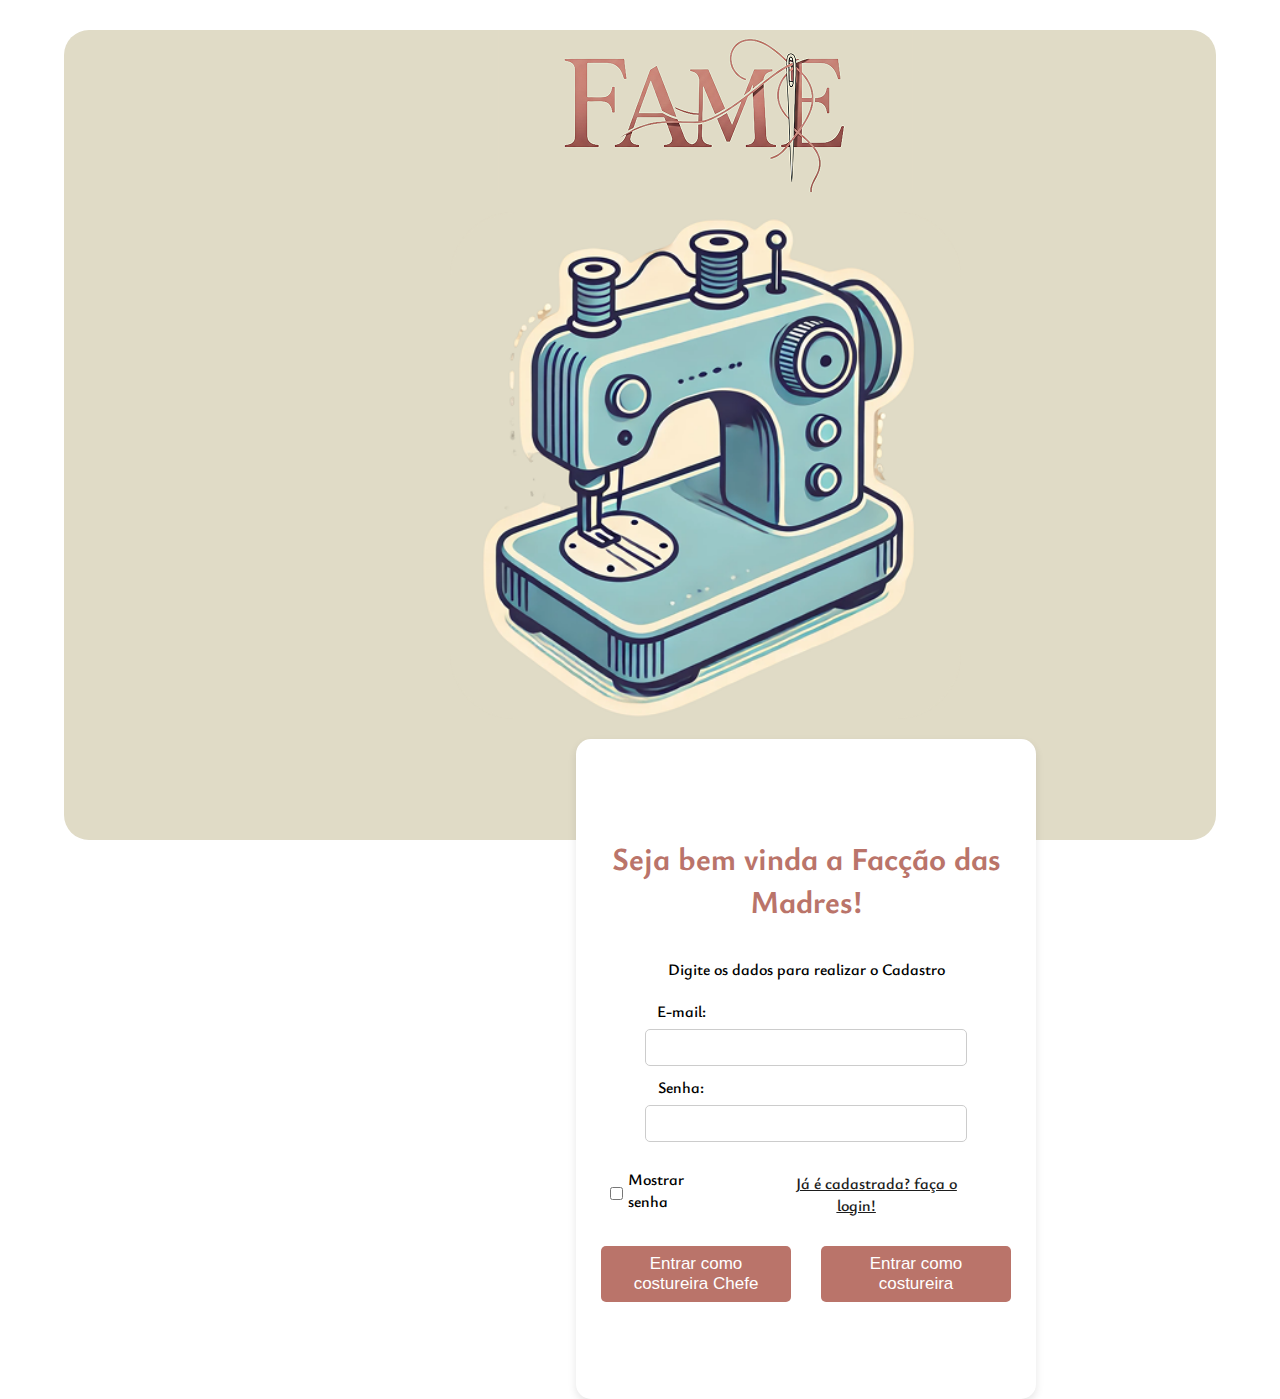
<file: index.html>
<!DOCTYPE html>
<html lang="pt-br">
<head>
    <meta charset="UTF-8">
    <meta name="viewport" content="width=device-width, initial-scale=1.0">
    <link rel="stylesheet" href="https://cdnjs.cloudflare.com/ajax/libs/font-awesome/6.5.1/css/all.min.css">
    <link rel="stylesheet" href="styles/style.css">
    <title>Cadastro</title>
</head>
<body>
    <div class="container">
    <div class="home-login">
        <img src="./imagens/logo.png" class="imagemLogo "alt="logo">
        <img src="./imagens/imagem1.png" alt="" class="imagemMaquina">
    </div>

    <div class="login-form">
        <form action="#" class="forms" onsubmit="enviar(event)">

           <h1 class="titulo-form">Seja bem vinda a Facção das Madres!</h1>
           <p class="texto">Digite os dados para realizar o Cadastro</p>

           <label for="email" class="email">E-mail:</label>
           <input type="text" name="email" id="email">

           <label for="senha" class="senha">Senha:</label>
           <input type="password" name="senha" id="senha">

           <div class="senha-opcoes">
            <input type="checkbox" name="senhaMostrar" id="senhaMostrar">
            <label for="senhaMostrar">Mostrar senha</label>
            <p class="login"> <a href="login.html" class="login">Já é cadastrada? faça o login!</a></p>
        </div>
        
         <div class="botoes-opcoes">
           <button type="submit" id="btnChefe">Entrar como costureira Chefe </button>
           <button type="submit" id="btnCostureira">Entrar como costureira</button>
        </div>
        </form>
    </div>
</div>
<script src="js/cadastro.js"></script>
</body>
</html>
</file>
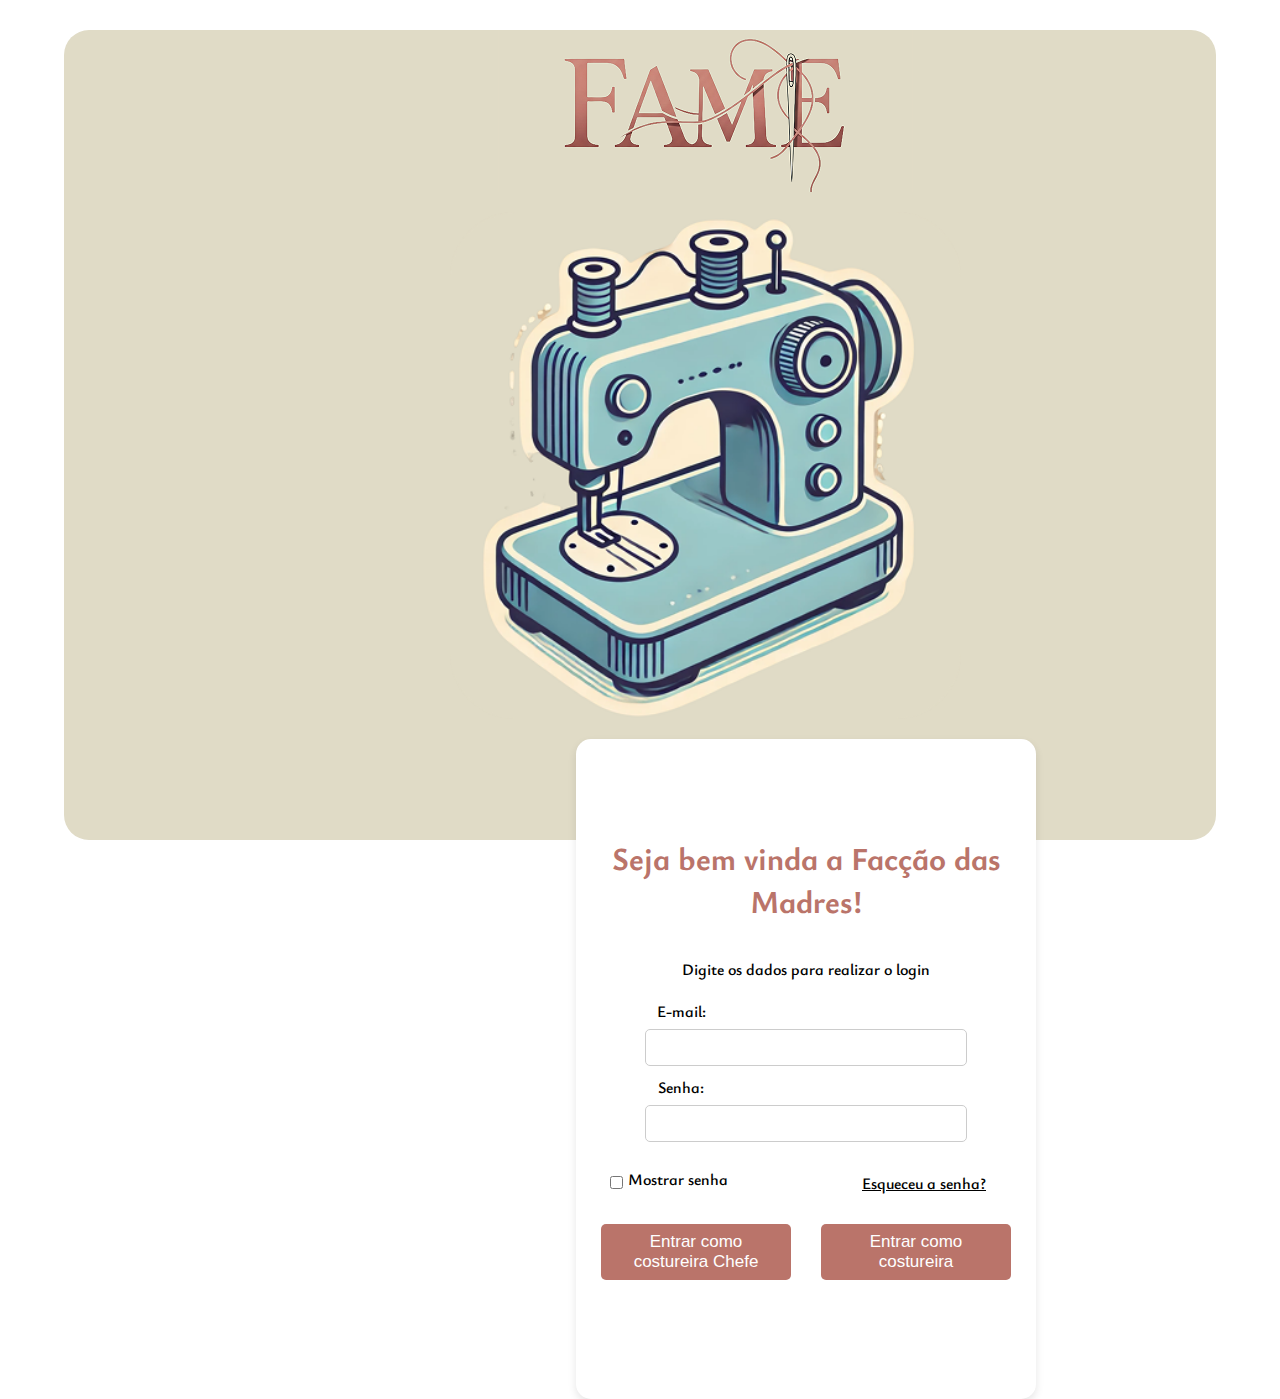
<file: login.html>
<!DOCTYPE html>
<html lang="pt-br">
<head>
    <meta charset="UTF-8">
    <meta name="viewport" content="width=device-width, initial-scale=1.0">
    <link rel="stylesheet" href="https://cdnjs.cloudflare.com/ajax/libs/font-awesome/6.5.1/css/all.min.css">
    <link rel="stylesheet" href="styles/style.css">
    <title>login</title>
</head>
<body>
    <div class="container">
    <div class="home-login">
        <img src="./imagens/logo.png" alt="">
        <img src="./imagens/imagem1.png" alt="" class="imagemMaquina">
    </div>

    <div class="login-form">
        <form action="#" class="forms" onsubmit="enviar(event)">
           <h1 class="titulo-form">Seja bem vinda a Facção das Madres!</h1>
           <p class="texto">Digite os dados para realizar o login</p>

           <label for="email" class="email">E-mail:</label>
           <input type="text" name="email" id="email">

           <label for="senha">Senha:</label>
           <input type="password" name="senha" id="senha">

           <div class="senha-opcoes">
            <input type="checkbox" name="senhaMostrar" id="senhaMostrar">
            <label for="senhaMostrar">Mostrar senha</label>
            <p class="esqueceu">Esqueceu a senha?</p>
        </div>
        

        <div class="botoes-opcoes">
            <button type="submit" id="btnChefe">Entrar como costureira Chefe </button>
            <button type="submit" id="btnCostureira">Entrar como costureira</button>
         </div>
        </form>
    </div>
</div>
<script src="js/script.js"></script>
</body>
</html>
</file>
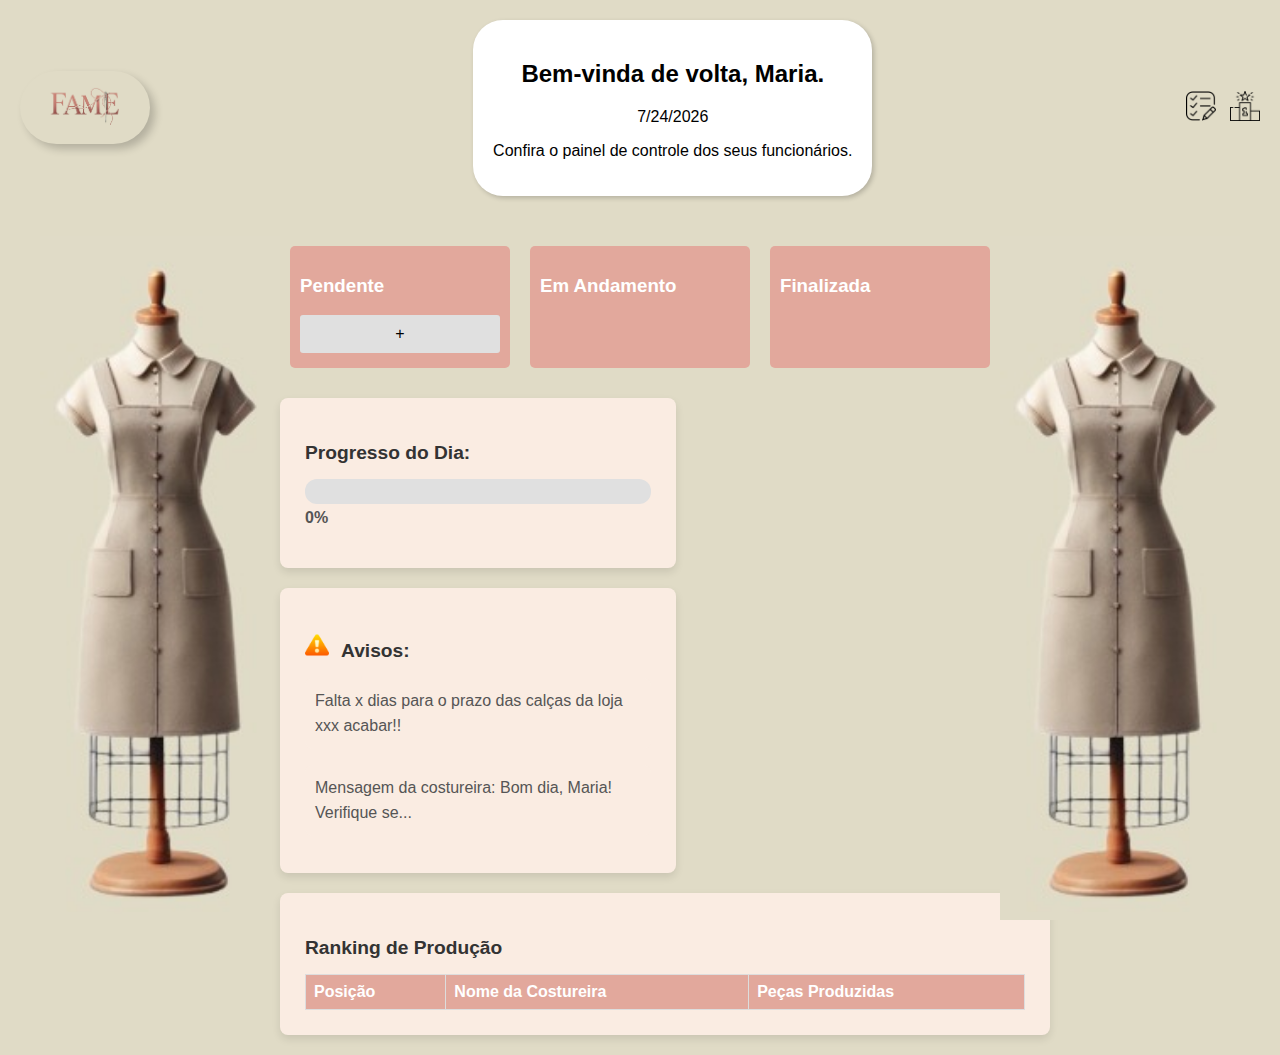
<file: telas/painel_chefe.html>
<!DOCTYPE html>
<html lang="pt-BR">
<head>
    <meta charset="UTF-8">
    <meta name="viewport" content="width=device-width, initial-scale=1.0">
    <title>Painel de Controle - Costureira</title>
    <link rel="stylesheet" href="/styles/painel_chefe.css">
</head>
<body>
    <header>
        <div class="logo">
            <a href="telaInicial.html"><img src="/imagens/logo.png" alt="Logo" id="logo-img"></a>
        </div>
        <div class="welcome">
            <h2>Bem-vinda de volta, Maria.</h2>
            <p id="date"></p>
            <p>Confira o painel de controle dos seus funcionários.</p>
        </div>
        <div class="icons">
            <a href="tarefas.html"><img src="/imagens/tarefa.png" alt="Tarefas"></a>
            <a href="relatorio.html"><img src="/imagens/relatorio.png" alt="Relatório"></a>
        </div>
    </header>
    <div class="container">
        <div class="croqui left-croqui">
            <img src="/imagens/croqui.jpeg" alt="Croqui Esquerda">
        </div>
        <main>
            <div class="kanban">
                <div class="column" data-status="pendente">
                    <h3>Pendente</h3>
                    <div class="add-task">+</div>
                </div>
                <div class="column" data-status="em-andamento">
                    <h3>Em Andamento</h3>
                </div>
                <div class="column" data-status="finalizada">
                    <h3>Finalizada</h3>
                </div>
            </div>
            <div class="progress">
                <h3>Progresso do Dia:</h3>
                <div class="progress-bar">
                    <div class="progress-fill"></div>
                </div>
                <p class="progress-percent">0%</p>
            </div>
            <div class="avisos">
                <h3><img src="/imagens/avisos.png" alt="Avisos">Avisos:</h3>
                <p>Falta x dias para o prazo das calças da loja xxx acabar!!</p>
                <p>Mensagem da costureira: Bom dia, Maria! Verifique se...</p>
            </div>
            <div class="ranking">
                <h3>Ranking de Produção</h3>
                <table id="ranking-table">
                    <thead>
                        <tr>
                            <th>Posição</th>
                            <th>Nome da Costureira</th>
                            <th>Peças Produzidas</th>
                        </tr>
                    </thead>
                    <tbody>
                    </tbody>
                </table>
            </div>
        </main>
        <div class="croqui right-croqui">
            <img src="/imagens/croqui.jpeg" alt="Croqui Direita">
        </div>
    </div>
    <div class="task-modal" id="task-modal">
        <div class="task-modal-content">
            <span class="close-modal">&times;</span>
            <div class="task-details"></div>
            <form id="task-form">
                <label for="quantidade">Quantidade de Peças:</label>
                <input type="number" id="quantidade" name="quantidade">
                <label for="costureira">Costureira:</label>
                <input type="text" id="costureira" name="costureira">
                <label for="entrega">Data de Entrega:</label>
                <input type="date" id="entrega" name="entrega">
                <button type="submit">Salvar</button>
            </form>
            <button class="delete-task" style="display: none;">Excluir Tarefa</button>
        </div>
    </div>
    <script src="/js/painel_chefe.js"></script>
</body>
</html>
</file>
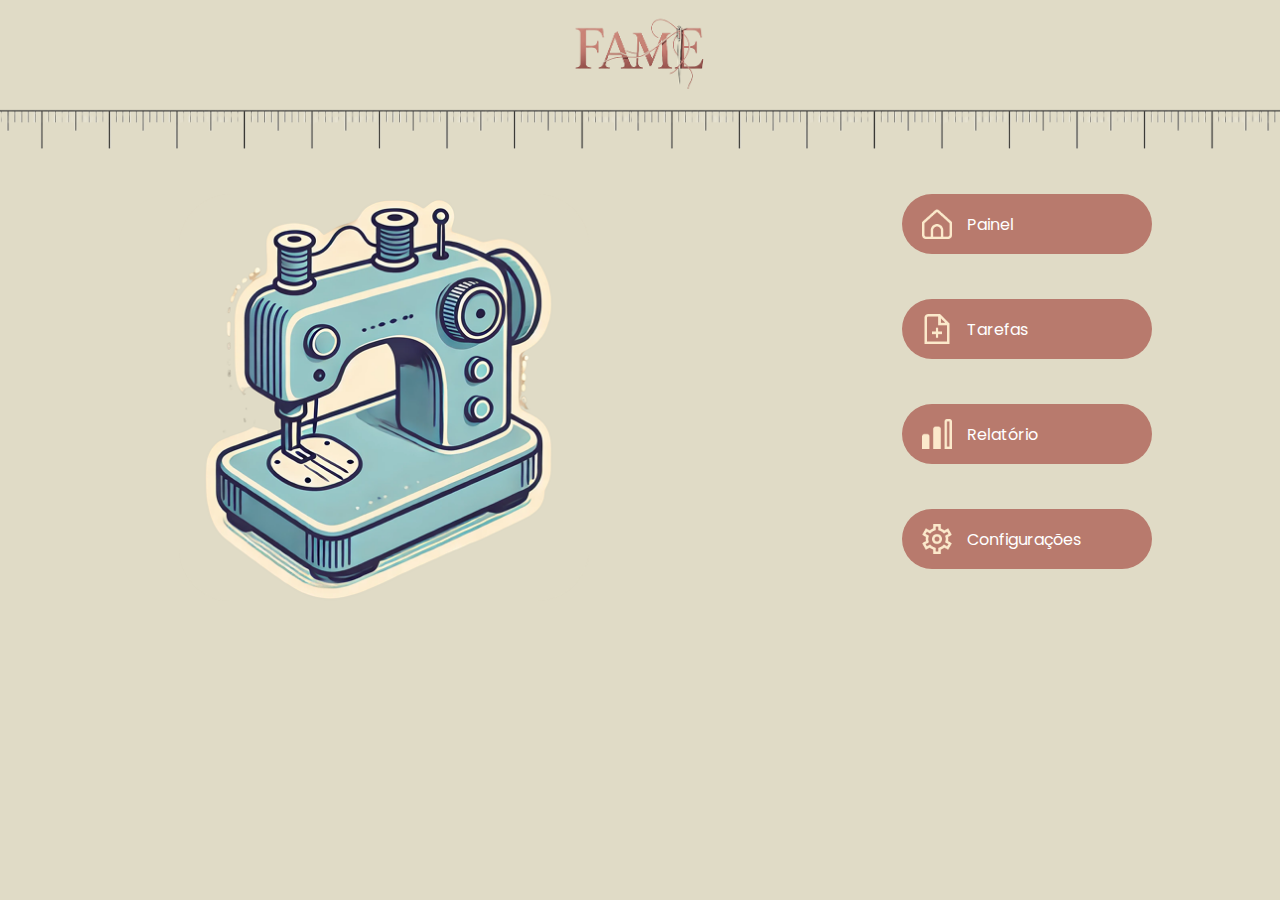
<file: telas/telaInicial.html>
<!DOCTYPE html>
<html lang="pt-br">
<head>
    <meta charset="UTF-8">
    <meta name="viewport" content="width=device-width, initial-scale=1.0">
    <title>Interface Costura</title>
    <link rel="stylesheet" href="/styles/telaInicial.css">
    <link rel="preconnect" href="https://fonts.googleapis.com">
    <link rel="preconnect" href="https://fonts.gstatic.com" crossorigin>
    <link href="https://fonts.googleapis.com/css2?family=Indie+Flower&family=Josefin+Sans:ital,wght@0,100..700;1,100..700&family=Poppins:wght@200;400;500&family=Roboto+Serif:ital,opsz,wght@0,8..144,100..900;1,8..144,100..900&display=swap" rel="stylesheet">
</head>
<body>
    <header>
        <img src="/imagens/logo.png" alt="Logo FAME" class="logo">
    </header>
    <div class="ruler">
    </div>
    <main>
        <div class="left-panel">
            <img src="/imagens/imagem1.png" alt="Máquina de Costura"> 
        </div>
        <nav class="menu">
            <div class="menu-item">
                <img src="/imagens/fi-rs-home.png" alt="Ícone Painel">
                <span>Painel</span>
            </div>
            <div class="menu-item">
                <img src="/imagens/fi-rs-file-add.png" alt="Ícone Tarefas">
                <span>Tarefas</span>
            </div>
            <div class="menu-item">
                <img src="/imagens/fi-rs-signal-alt-1.png" alt="Ícone Relatório">
                <span>Relatório</span>
            </div>
            <div class="menu-item">
                <img src="/imagens/fi-rs-settings.png" alt="Ícone Configurações">
                <span>Configurações</span>
            </div>
        </nav>
    </main>
</body>
</html>
</file>
<file: styles/style.css>
@import url('https://fonts.googleapis.com/css2?family=Indie+Flower&family=Inter:ital,opsz,wght@0,14..32,100..900;1,14..32,100..900&family=Italianno&family=Ysabeau+Infant:ital,wght@0,1..1000;1,1..1000&display=swap');
:root{
    --cor-fundo: #E0DBC6;
    --cor-botao-costureira: #FFE492;
    --cor-botao-contratante: #BA746A;
    --cor-titulo: #BA746A;
    --cor-botao-inscrever: #4F9CF9;
    --cor-texto-botao-costureira: #1D1D1D;
    --cor-texto: #fff;
    --cor-fundo-login: #E0DBC6
    
}

body{
    background-color: var(--cor-texto);
    font-family: "Ysabeau Infant", serif;
    font-size: 16px
    
}

.container {
    display: flex;
    flex-wrap: wrap;
    justify-content: space-around;
    align-items: center;
    height: 90vh;
    width: 90vw; 
    margin: 30px auto; 
    background-color: var(--cor-fundo);
    border-radius: 25px;
}

.home-login {
    display: flex;
    flex-direction: column;
    align-items: center;
    flex: 1;
    margin-left: 130px
}


.home-login .logo{
    width: 60%;
}

.home-login .imagemMaquina{
    object-fit: cover;
    width: 50%; 
    height: auto; 
    margin: 20px;
}

.login-form {
    display: flex;
    flex-direction: column;
    align-items: center;
    flex: 1;
    height: 75vh;
    background-color: var(--cor-texto);
    padding: 30px;
    box-shadow: 0 4px 8px rgba(0, 0, 0, 0.1); 
    max-width: 400px; 
    max-height: 600px; 
    margin: auto; 
    border-radius: 15px;
    margin-right: 180px;
}

label{
    margin-right: 250px;
    margin-bottom: 7px;
}

.forms {
    margin: 45px;
    display: flex;
    flex-direction: column;
    font-weight: 600;
    align-items:center;
}

.titulo-form {
    margin-bottom: 20px;
    text-align: center;
}

.texto {
    margin-bottom: 20px;
    text-align: center;
}


.titulo-form{
    color: var(--cor-titulo);
}

input[type="text"], input[type="password"] {
    padding: 10px;
    margin-bottom: 10px;
    width: 100%;
    max-width: 300px;
    border: 1px solid #ccc;
    border-radius: 5px;
}

.botoes-opcoes {
    display: flex;
    justify-content: center; 
    gap: 10px; 
    width: 100%;
    max-width: 400px; 
}

button {
    padding: 8px 20px;
    border: none;
    background-color: var(--cor-titulo);
    color: var(--cor-texto);
    border-radius: 5px;
    cursor: pointer;
    transition: background-color 0.3s;
    font-size: 17px;
    margin: 10px; 
    flex: 1; 
    min-width: 190px; 
}



.senha-opcoes {
    display: flex;
    align-items: center;
    justify-content: space-between;
    width: 100%;
}

.senha-opcoes input[type="checkbox"] {
    margin-right: 5px; 
}

.senha-opcoes label {
    margin-right: auto; 
}


.senha-opcoes .esqueceu, .senha-opcoes .login{
    margin: 20px;
    cursor: pointer;
    text-decoration:underline;
    
    
}

.senha-opcoes .login{
    text-decoration: none;
    color: var(--cor-texto-botao-costureira);
    text-align: center;
    text-decoration: underline;
}
@media (max-width: 768px) {
        .container {
            flex-direction: column; 
            justify-content: center;
            height: 700px;
            padding: 10px ;
        }
    
        .home-login {
            display:none;
        }
    
        .login-form {
            max-width: 300px;
            max-height: 900px;
            margin-right: 0;
        }
        
    h1{
        font-size: 20px;
    }
     .forms{
        font-size: 15px
     }

     .botoes-opcoes {
        flex-direction: column;
        align-items: center;
        gap: 5px;
        width: 100%;
    }

    button {
        width: 100%;
        max-width: 150px; 
        font-size: 14px;
        padding: 10px;
}

}
</file>
<file: styles/painel_chefe.css>
body {
    font-family: sans-serif;
    background-color: #E0DBC6;
    margin: 0;
    padding: 0;
}


header {
    background-color: #E0DBC6;
    padding: 20px;
    display: flex;
    justify-content: space-between;
    align-items: center;
}


.logo {
    background-color: #E0DBC6;
    padding: 15px;
    border-radius: 50px;
    box-shadow: 5px 5px 8px rgba(0, 0, 0, 0.2);
}


.logo img {
    width: 100px;
    cursor: pointer;
    transition: transform 0.3s ease;
}


.logo img:hover {
    transform: scale(1.1);
}


.welcome {
    text-align: center;
    background-color: white;
    padding: 20px;
    border-radius: 30px;
    box-shadow: 2px 2px 5px rgba(0, 0, 0, 0.2);
}


.icons {
    margin-left: -20px;
}


.icons img {
    width: 30px;
    margin-left: 10px;
}


.container {
    display: flex;
    justify-content: space-between;
    align-items: flex-start;
    width: 100%;
    max-width: 1200px;
    margin: 0 auto;
    padding: 20px;
}


.croqui {
    width: 20%;
}


.croqui img {
    width: 100%;
    height: auto;
    display: block;
    margin-bottom: 20px;
}


main {
    width: 60%;
}


.kanban {
    display: flex;
    width: 100%;
    max-width: 800px;
    margin-bottom: 20px;
}


.column {
    flex: 1;
    margin: 10px;
    background-color: #E2A89C;
    border-radius: 5px;
    padding: 10px;
}


.column h3 {
    color: white;
}


.card {
    background-color: #FAECE2;
    margin: 5px 0;
    padding: 10px;
    border-radius: 3px;
}


.progress-avisos-container {
    display: flex;
    justify-content: space-between;
    width: 100%;
}


.progress, .avisos {
    background-color: #FAECE2;
    border-radius: 8px;
    padding: 25px;
    width: 48%;
    box-shadow: 0 4px 8px rgba(0, 0, 0, 0.1);
    margin-bottom: 20px;
}


.progress h3, .avisos h3 {
    color: #333;
    font-size: 1.2em;
    margin-bottom: 15px;
}


.progress-bar {
    background-color: #e0e0e0;
    height: 25px;
    border-radius: 12px;
    margin-top: 15px;
}


.progress-fill {
    background-color: #4CAF50;
    height: 100%;
    border-radius: 12px;
    transition: width 0.3s ease;
}


.progress-percent {
    color: #555;
    font-weight: bold;
    margin-top: 5px;
}


.avisos h3 img {
    margin-right: 12px;
    width: 24px;
    height: auto;
}


.avisos p {
    color: #555;
    line-height: 1.6;
    margin-bottom: 12px;
    background-color: rgba(250, 236, 226, 0.7);
    padding: 10px;
    border-radius: 8px;
}


.task-modal {
    display: none;
    position: fixed;
    z-index: 1;
    left: 0;
    top: 0;
    width: 100%;
    height: 100%;
    overflow: auto;
    background-color: rgba(0, 0, 0, 0.4);
}


.task-modal-content {
    background-color: #fefefe;
    margin: 15% auto;
    padding: 20px;
    border: 1px solid #888;
    width: 80%;
}


.close-modal {
    color: #aaa;
    float: right;
    font-size: 28px;
    font-weight: bold;
    cursor: pointer;
}


.add-task {
    background-color: #e0e0e0;
    margin: 5px 0;
    padding: 10px;
    border-radius: 3px;
    text-align: center;
    cursor: pointer;
}


@media (max-width: 768px) {
    .container {
        flex-direction: column;
        align-items: center;
    }


    .croqui {
        width: 80%;
        margin-bottom: 20px;
    }


    main {
        width: 100%;
    }


    .kanban, .progress-avisos-container, .progress, .avisos {
        width: 100%;
    }
}


/* Estilos para o ranking */
.ranking {
    background-color: #FAECE2;
    border-radius: 8px;
    padding: 25px;
    width: 100%;
    box-shadow: 0 4px 8px rgba(0, 0, 0, 0.1);
    margin-top: 20px;
}


.ranking h3 {
    color: #333;
    font-size: 1.2em;
    margin-bottom: 15px;
}


#ranking-table {
    width: 100%;
    border-collapse: collapse;
}


#ranking-table th, #ranking-table td {
    border: 1px solid #ddd;
    padding: 8px;
    text-align: left;
}


#ranking-table th {
    background-color: #E2A89C;
    color: white;
}
</file>
<file: styles/telaInicial.css>
* {
    margin: 0;
    padding: 0;
    box-sizing: border-box;
    font-family: "Poppins", serif;
}

body {
    background-color: #e0dbc6;
    display: flex;
    flex-direction: column;
    align-items: center;
}

/* Cabeçalho */
header {
    width: 100%;
    display: flex;
    justify-content: center;
    align-items: center;
    padding: 15px 30px;
    background-color: #e0dbc6;
}

.logo {
    width: 190px;
    display: block;
    margin: 0 auto;
    height: auto;
}

.ruler {
    width: 100%;
    height: 50px; 
    background-image: url('/imagens/imagemRegua.png');
    background-repeat: repeat-x; 
    background-size: contain; 
}

main {
    display: flex;
    justify-content: space-between;
    align-items: flex-start; 
    width: 80%;
    margin-top: 40px;
}

.left-panel {
    width: 50%;
    display: flex;
    justify-content: center;
    align-items: center;
}

.left-panel img {
    max-width: 80%;
    height: auto;
}

.menu {
    display: flex;
    flex-direction: column;
    gap: 15px; 
    width: 250px;
    margin-left: 20px;
}

.menu-item {
    display: flex;
    align-items: center;
    gap: 15px; 
    background-color: #B87A6D;
    padding: 15px 20px;
    border-radius: 50px; 
    color: white;
    font-size: 16px;
    cursor: pointer;
    width: 100%; 
    margin-bottom: 30px;
}

.menu-item img {
    width: 30px; 
    height: 30px; 
}
</file>
